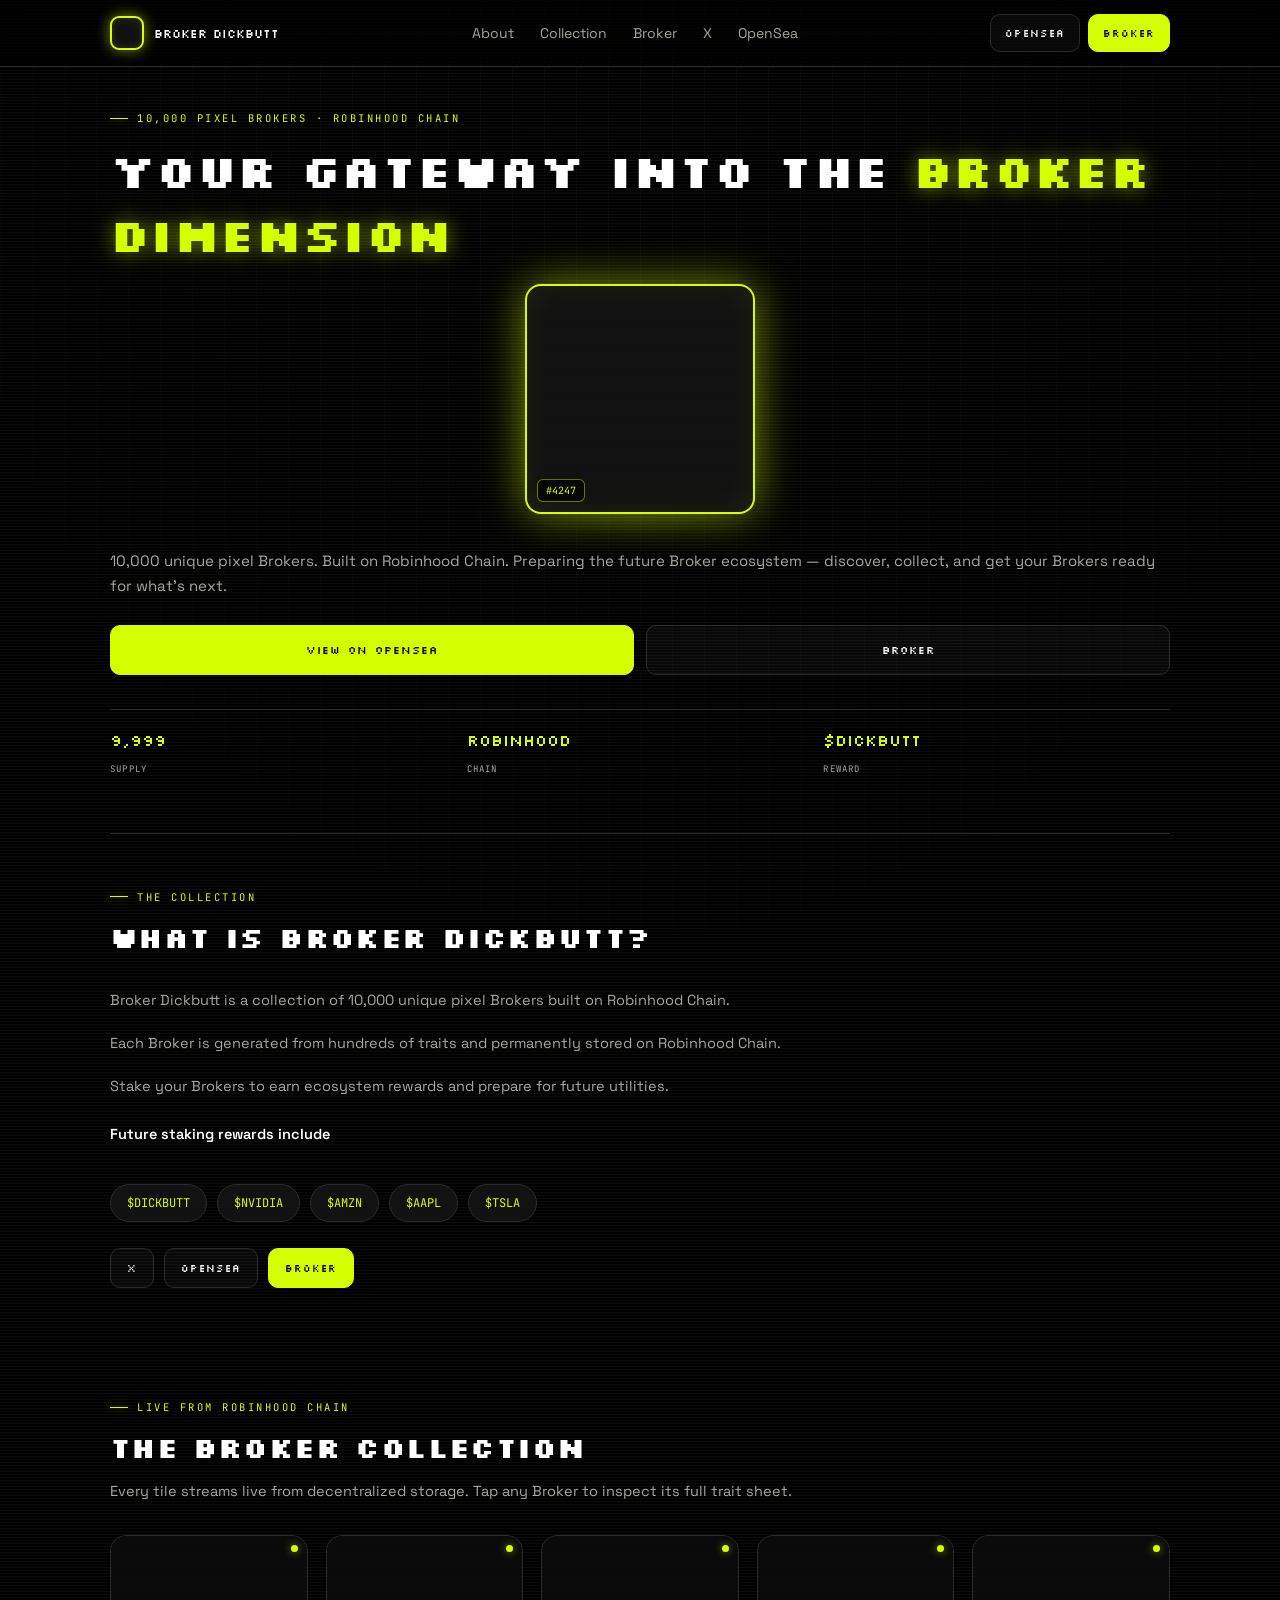
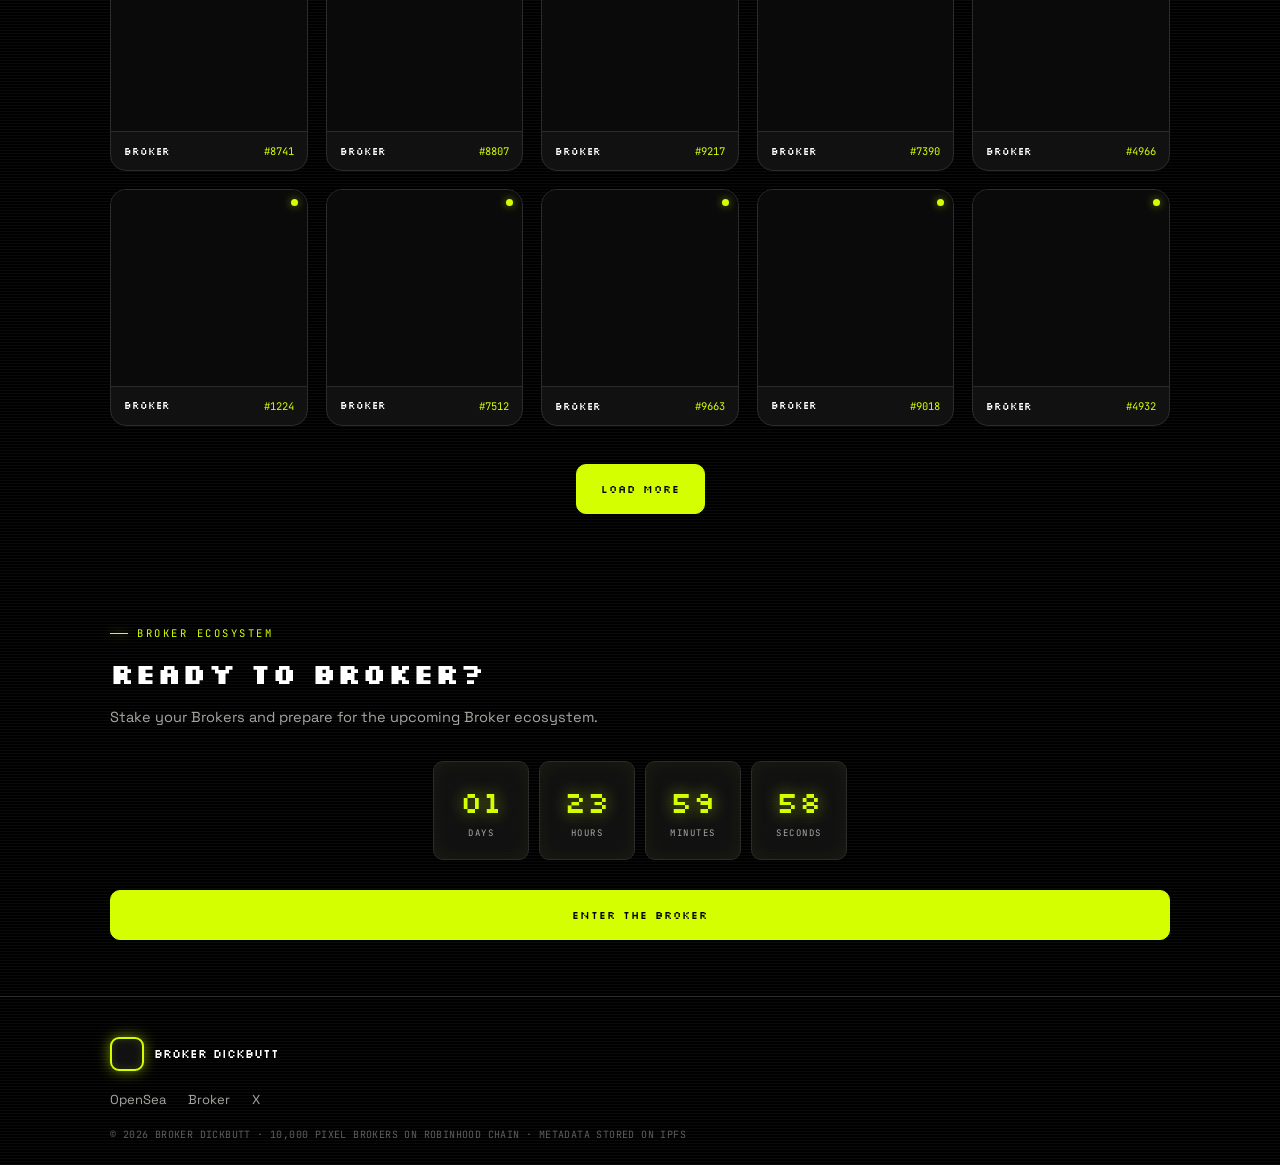
<file: index.html>
<!DOCTYPE html>
<html lang="en">
<head>
<meta charset="UTF-8">
<meta name="viewport" content="width=device-width, initial-scale=1, viewport-fit=cover, maximum-scale=1">
<title>Broker Dickbutt — Your Gateway Into the Broker Dimension</title>
<meta name="description" content="Broker Dickbutt: 10,000 unique pixel Brokers on Robinhood Chain. Discover, collect and stake your Brokers.">
<meta name="theme-color" content="#000000">
<link rel="icon" type="image/svg+xml" href="assets/favicon.svg">
<link rel="preconnect" href="https://fonts.googleapis.com">
<link rel="preconnect" href="https://fonts.gstatic.com" crossorigin>
<link rel="preload" as="style" href="https://fonts.googleapis.com/css2?family=Silkscreen:wght@400;700&family=Space+Grotesk:wght@400;500;600;700&family=JetBrains+Mono:wght@400;500&display=swap">
<link href="https://fonts.googleapis.com/css2?family=Silkscreen:wght@400;700&family=Space+Grotesk:wght@400;500;600;700&family=JetBrains+Mono:wght@400;500&display=swap" rel="stylesheet">
<link rel="stylesheet" href="styles.css">
</head>
<body class="page-enter">
<div class="scanlines"></div>

<header class="site">
  <nav>
    <div class="brand">
      <div class="brand-mark"><img id="logoImg" alt="Broker Dickbutt rotating logo"></div>
      <div class="brand-name">Broker Dickbutt</div>
    </div>
    <div class="nav-links">
      <a href="#about">About</a>
      <a href="#collection">Collection</a>
      <a href="broker.html">Broker</a>
      <a href="https://x.com/0xdevlab" target="_blank" rel="noopener">X</a>
      <a href="https://opensea.io/collection/brokerdickbutt" target="_blank" rel="noopener">OpenSea</a>
    </div>
    <div class="nav-cta">
      <a class="btn btn-ghost hide-mobile" href="https://opensea.io/collection/brokerdickbutt" target="_blank" rel="noopener">OpenSea</a>
      <a class="btn btn-primary" href="broker.html">Broker</a>
    </div>
  </nav>
</header>

<main class="wrap">

  <section class="hero">
    <div class="eyebrow">10,000 PIXEL BROKERS · ROBINHOOD CHAIN</div>
    <h1>Your Gateway Into The <span>Broker Dimension</span></h1>
    <div class="hero-visual">
      <div class="hero-frame" id="heroFrame">
        <img id="heroImg" alt="Broker Dickbutt NFT preview">
        <div class="hero-frame-tag" id="heroTag">#0003</div>
      </div>
    </div>
    <p class="sub">10,000 unique pixel Brokers. Built on Robinhood Chain. Preparing the future Broker ecosystem — discover, collect, and get your Brokers ready for what's next.</p>
    <div class="hero-actions">
      <a class="btn btn-primary btn-block" href="https://opensea.io/collection/brokerdickbutt" target="_blank" rel="noopener">View on OpenSea</a>
      <a class="btn btn-ghost btn-block" href="broker.html">Broker</a>
    </div>
    <div class="stat-strip">
      <div class="stat"><span class="num counter" id="statSupply">0</span><span class="lbl">Supply</span></div>
      <div class="stat"><span class="num">Robinhood</span><span class="lbl">Chain</span></div>
      <div class="stat"><span class="num">$DICKBUTT</span><span class="lbl">Reward</span></div>
    </div>
  </section>

  <section class="about" id="about">
    <div class="section-head">
      <div class="eyebrow">The Collection</div>
      <h2>What is Broker Dickbutt?</h2>
    </div>
    <div class="about-copy">
      <p>Broker Dickbutt is a collection of 10,000 unique pixel Brokers built on Robinhood Chain.</p>
      <p>Each Broker is generated from hundreds of traits and permanently stored on Robinhood Chain.</p>
      <p>Stake your Brokers to earn ecosystem rewards and prepare for future utilities.</p>
      <p style="color:var(--text); font-weight:600; margin-top:22px;">Future staking rewards include</p>
      <div class="reward-strip">
        <span class="reward-pill">$DICKBUTT</span>
        <span class="reward-pill">$NVIDIA</span>
        <span class="reward-pill">$AMZN</span>
        <span class="reward-pill">$AAPL</span>
        <span class="reward-pill">$TSLA</span>
      </div>
      <div class="about-actions">
        <a class="btn btn-ghost btn-sm" href="https://x.com/0xdevlab" target="_blank" rel="noopener">X</a>
        <a class="btn btn-ghost btn-sm" href="https://opensea.io/collection/brokerdickbutt" target="_blank" rel="noopener">OpenSea</a>
        <a class="btn btn-primary btn-sm" href="broker.html">Broker</a>
      </div>
    </div>
  </section>

  <section class="collection" id="collection">
    <div class="section-head">
      <div class="eyebrow">Live From Robinhood Chain</div>
      <h2>The Broker Collection</h2>
      <p>Every tile streams live from decentralized storage. Tap any Broker to inspect its full trait sheet.</p>
    </div>
    <div class="grid" id="nftGrid"></div>
    <div class="load-more-wrap">
      <button class="btn btn-primary" id="loadMoreBtn">Load More</button>
    </div>
  </section>

  <section class="broker-cta">
    <div class="section-head">
      <div class="eyebrow">Broker Ecosystem</div>
      <h2>Ready To Broker?</h2>
      <p>Stake your Brokers and prepare for the upcoming Broker ecosystem.</p>
    </div>
    <div class="countdown" id="mainCountdown">
      <div class="cd-box"><div class="n" id="cd-d">00</div><div class="l">Days</div></div>
      <div class="cd-box"><div class="n" id="cd-h">00</div><div class="l">Hours</div></div>
      <div class="cd-box"><div class="n" id="cd-m">00</div><div class="l">Minutes</div></div>
      <div class="cd-box"><div class="n" id="cd-s">00</div><div class="l">Seconds</div></div>
    </div>
    <a class="btn btn-primary btn-block" href="broker.html">Enter The Broker</a>
  </section>

</main>

<div class="tab-spacer"></div>

<footer class="site-footer">
  <div class="wrap">
    <div class="foot-row">
      <div class="brand">
        <div class="brand-mark"><img id="footerLogoImg" alt="Broker Dickbutt logo"></div>
        <div class="brand-name">Broker Dickbutt</div>
      </div>
      <div class="foot-links">
        <a href="https://opensea.io/collection/brokerdickbutt" target="_blank" rel="noopener">OpenSea</a>
        <a href="broker.html">Broker</a>
        <a href="https://x.com/0xdevlab" target="_blank" rel="noopener">X</a>
      </div>
    </div>
    <div class="foot-copy">© 2026 BROKER DICKBUTT · 10,000 PIXEL BROKERS ON ROBINHOOD CHAIN · METADATA STORED ON IPFS</div>
  </div>
</footer>

<nav class="tabbar">
  <a href="index.html" class="active"><span class="ico">⌂</span>Home</a>
  <a href="#collection"><span class="ico">▦</span>Collection</a>
  <a href="broker.html"><span class="ico">◆</span>Broker</a>
  <a href="https://opensea.io/collection/brokerdickbutt" target="_blank" rel="noopener"><span class="ico">↗</span>OpenSea</a>
</nav>

<div class="toast" id="toast"></div>

<script src="script.js"></script>
</body>
</html>
</file>
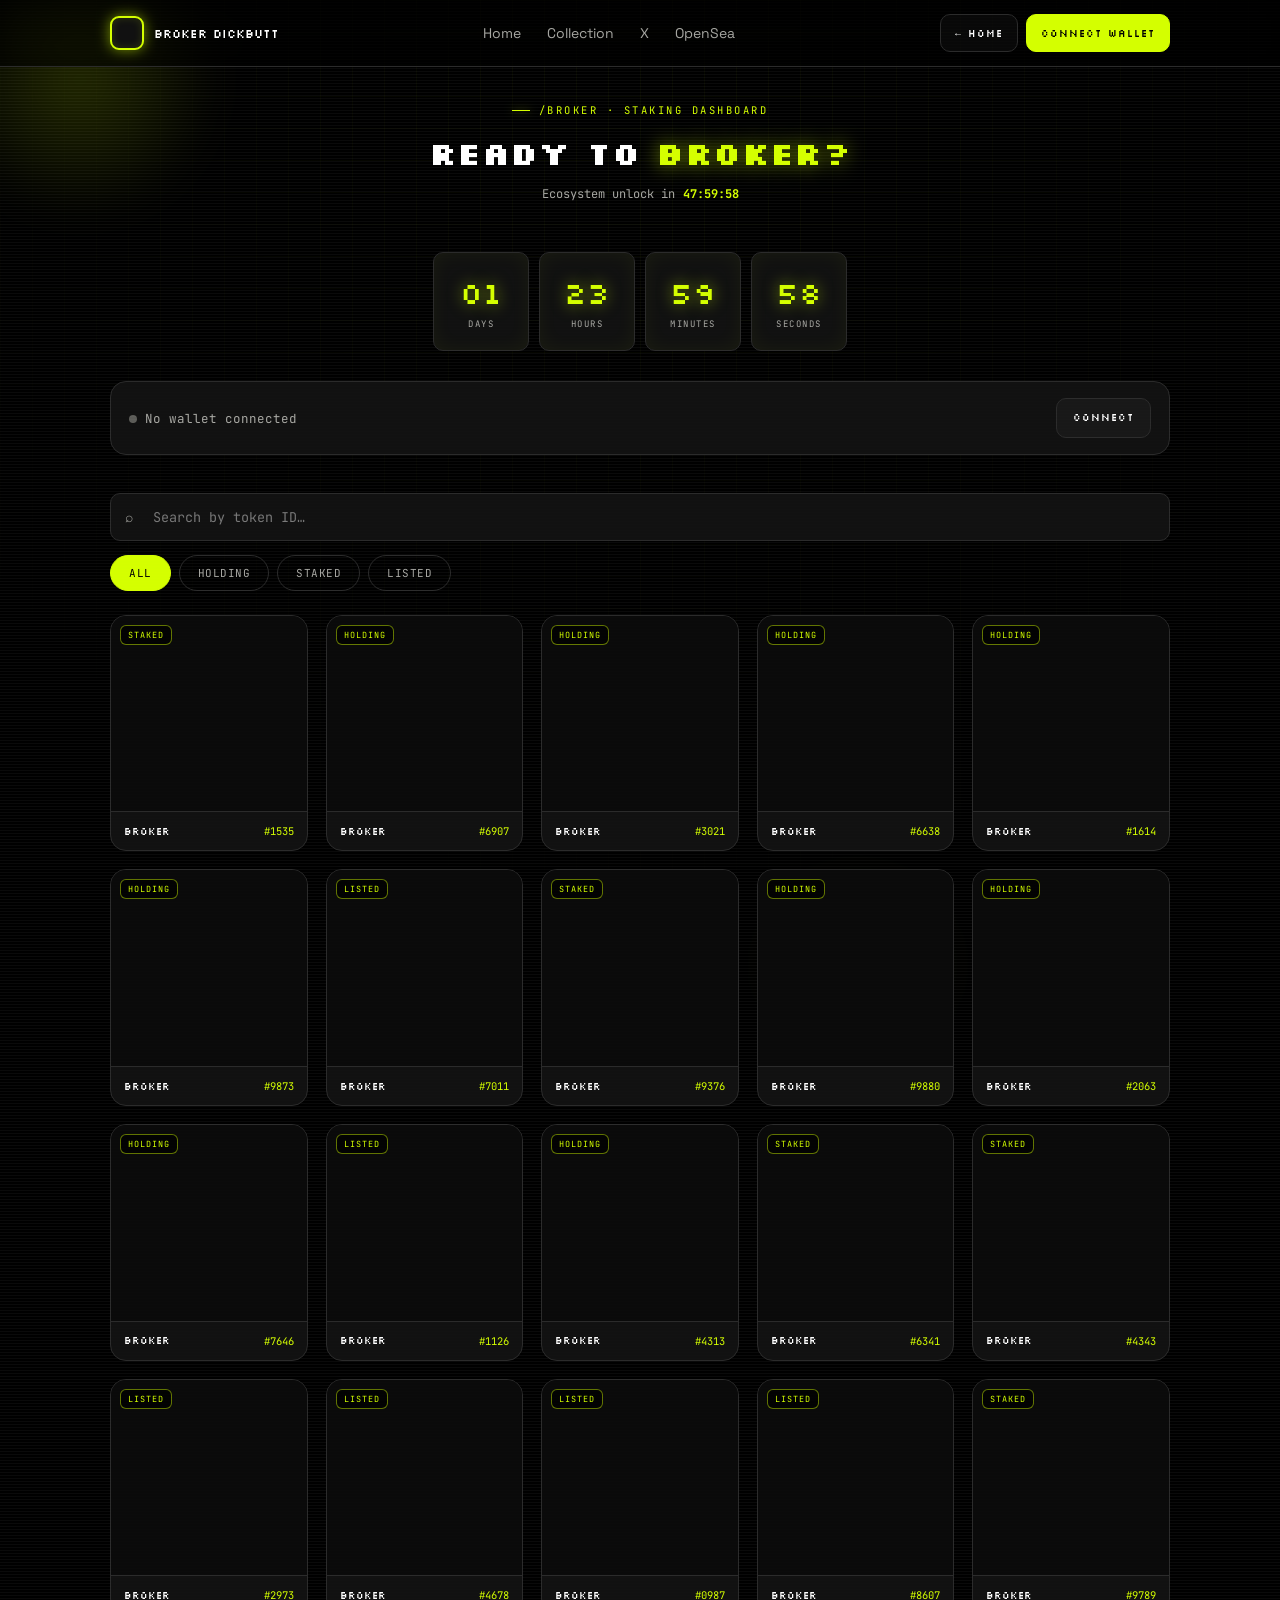
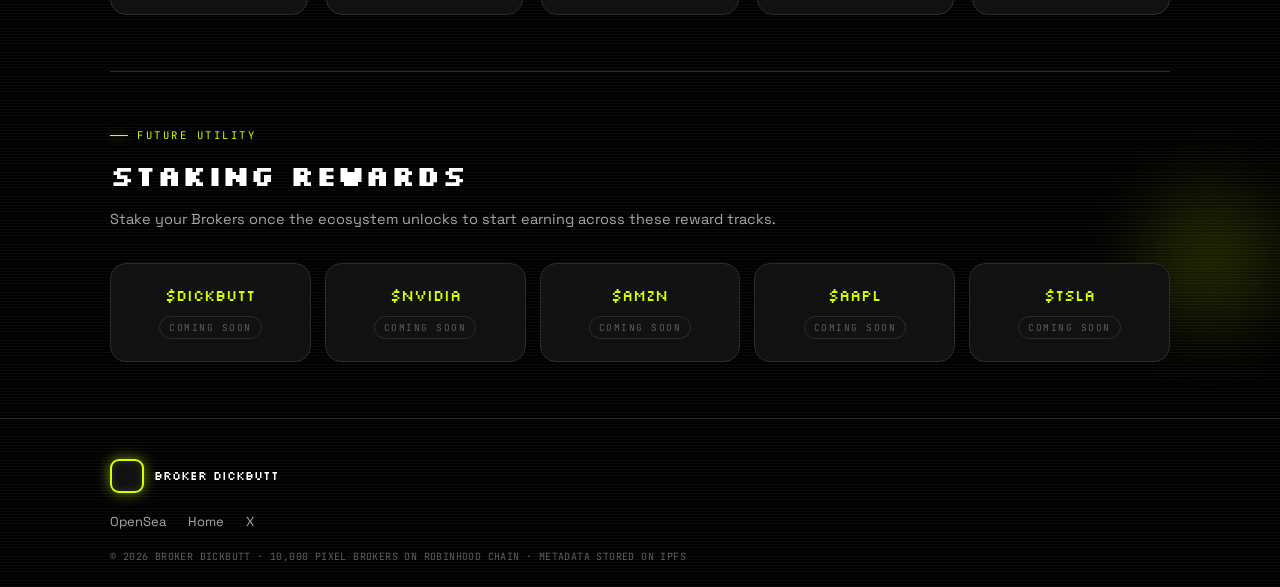
<file: broker.html>
<!DOCTYPE html>
<html lang="en">
<head>
<meta charset="UTF-8">
<meta name="viewport" content="width=device-width, initial-scale=1, viewport-fit=cover, maximum-scale=1">
<title>Broker Dashboard — Broker Dickbutt</title>
<meta name="description" content="Stake your Broker Dickbutt NFTs, track holdings, and prepare for the Broker ecosystem.">
<meta name="theme-color" content="#000000">
<link rel="icon" type="image/svg+xml" href="assets/favicon.svg">
<link rel="preconnect" href="https://fonts.googleapis.com">
<link rel="preconnect" href="https://fonts.gstatic.com" crossorigin>
<link href="https://fonts.googleapis.com/css2?family=Silkscreen:wght@400;700&family=Space+Grotesk:wght@400;500;600;700&family=JetBrains+Mono:wght@400;500&display=swap" rel="stylesheet">
<link rel="stylesheet" href="styles.css">
<style>
  .broker-bg{
    position:fixed; inset:0; z-index:-1; overflow:hidden;
  }
  .broker-bg span{
    position:absolute; border-radius:50%;
    background:radial-gradient(circle, rgba(212,255,0,0.16), transparent 70%);
    filter:blur(20px); animation:drift 14s ease-in-out infinite;
  }
  .broker-bg span:nth-child(1){ width:280px; height:280px; top:-60px; left:-60px; animation-delay:0s; }
  .broker-bg span:nth-child(2){ width:220px; height:220px; bottom:10%; right:-40px; animation-delay:3s; }
  .broker-bg span:nth-child(3){ width:180px; height:180px; top:40%; left:60%; animation-delay:6s; }
  @keyframes drift{ 0%,100%{ transform:translate(0,0);} 50%{ transform:translate(20px,-24px);} }

  .broker-hero{ padding:36px 0 20px; text-align:center; }
  .broker-hero h1{ font-size:clamp(22px,6vw,32px); margin-bottom:10px; }
  .mini-countdown-row{ display:flex; align-items:center; justify-content:center; gap:8px; font-family:var(--mono); font-size:12px; color:var(--text-dim); margin-top:6px; }
  .mini-countdown-row b{ color:var(--accent); }

  .wallet-card{
    display:flex; align-items:center; justify-content:space-between; gap:14px;
    padding:16px 18px; border-radius:var(--radius); margin:22px 0; border:1px solid var(--border); background:var(--card);
  }
  .wallet-card .addr{ font-family:var(--mono); font-size:12.5px; color:var(--text-dim); }
  .wallet-dot{ width:8px; height:8px; border-radius:50%; background:var(--text-faint); display:inline-block; margin-right:8px; }
  .wallet-dot.on{ background:var(--accent); box-shadow:0 0 8px var(--glow); }

  .toolbar{ display:flex; flex-direction:column; gap:14px; padding:8px 0 24px; }
  .search-box{ position:relative; width:100%; }
  .search-box input{
    width:100%; background:var(--card); border:1px solid var(--border); color:var(--text);
    padding:14px 16px 14px 42px; font-family:var(--mono); font-size:13.5px; border-radius:var(--radius-sm);
  }
  .search-box input:focus{ outline:none; border-color:var(--border-lit); }
  .search-box .icon{ position:absolute; left:15px; top:50%; transform:translateY(-50%); color:var(--text-dim); font-size:14px; }
  .filters{ display:flex; gap:8px; overflow-x:auto; scrollbar-width:none; }
  .filters::-webkit-scrollbar{ display:none; }
  .filter-chip{
    flex:0 0 auto; padding:10px 18px; border:1px solid var(--border); background:transparent; color:var(--text-dim);
    font-family:var(--mono); font-size:11px; letter-spacing:0.5px; border-radius:999px; text-transform:uppercase;
    transition:all .2s;
  }
  .filter-chip.active{ background:var(--accent); color:#000; border-color:var(--accent); }
  .filter-chip:not(.active):active{ border-color:var(--border-lit); }

  .empty-state{ text-align:center; padding:70px 20px; color:var(--text-dim); font-family:var(--mono); font-size:13px; grid-column:1/-1; }

  .staking-section{ border-top:1px solid var(--border); }
  .reward-grid{ display:grid; grid-template-columns:repeat(2,1fr); gap:14px; }
  @media (min-width:640px){ .reward-grid{ grid-template-columns:repeat(3,1fr);} }
  @media (min-width:960px){ .reward-grid{ grid-template-columns:repeat(5,1fr);} }
  .reward-card{
    padding:22px 16px; border:1px solid var(--border); border-radius:var(--radius); background:var(--card);
    text-align:center; position:relative; overflow:hidden; transition:transform .2s, border-color .2s;
  }
  .reward-card:hover{ transform:translateY(-4px); border-color:var(--border-lit); }
  .reward-card::after{
    content:""; position:absolute; inset:0; background:radial-gradient(circle at 50% 0%, rgba(212,255,0,0.12), transparent 70%);
    opacity:0; transition:opacity .3s;
  }
  .reward-card:hover::after{ opacity:1; }
  .reward-card .sym{ font-family:var(--pixel); font-size:15px; color:var(--accent); margin-bottom:10px; }
  .reward-card .soon{ font-family:var(--mono); font-size:9.5px; letter-spacing:1.5px; color:var(--text-faint); text-transform:uppercase; border:1px solid var(--border); padding:4px 9px; border-radius:999px; display:inline-block; }
</style>
</head>
<body class="page-enter">
<div class="scanlines"></div>
<div class="broker-bg"><span></span><span></span><span></span></div>

<header class="site">
  <nav>
    <div class="brand">
      <div class="brand-mark"><img id="logoImg" alt="Broker Dickbutt rotating logo"></div>
      <div class="brand-name">Broker Dickbutt</div>
    </div>
    <div class="nav-links">
      <a href="index.html">Home</a>
      <a href="index.html#collection">Collection</a>
      <a href="https://x.com/0xdevlab" target="_blank" rel="noopener">X</a>
      <a href="https://opensea.io/collection/brokerdickbutt" target="_blank" rel="noopener">OpenSea</a>
    </div>
    <div class="nav-cta">
      <a class="btn btn-ghost hide-mobile" href="index.html">← Home</a>
      <button class="btn btn-primary" id="walletBtn"><span id="walletLabel">Connect Wallet</span></button>
    </div>
  </nav>
</header>

<main class="wrap">

  <section class="broker-hero">
    <div class="eyebrow" style="justify-content:center;">/BROKER · STAKING DASHBOARD</div>
    <h1>Ready To <span style="color:var(--accent); text-shadow:0 0 20px var(--glow);">Broker?</span></h1>
    <div class="mini-countdown-row">Ecosystem unlock in <b id="miniCd">48:00:00</b></div>
  </section>

  <div class="countdown" id="brokerCountdown">
    <div class="cd-box"><div class="n" id="cd-d">00</div><div class="l">Days</div></div>
    <div class="cd-box"><div class="n" id="cd-h">00</div><div class="l">Hours</div></div>
    <div class="cd-box"><div class="n" id="cd-m">00</div><div class="l">Minutes</div></div>
    <div class="cd-box"><div class="n" id="cd-s">00</div><div class="l">Seconds</div></div>
  </div>

  <div class="wallet-card">
    <div><span class="wallet-dot" id="walletDot"></span><span class="addr" id="walletAddrText">No wallet connected</span></div>
    <button class="btn btn-ghost btn-sm" id="walletBtn2">Connect</button>
  </div>

  <section style="padding-top:8px;">
    <div class="toolbar">
      <div class="search-box">
        <span class="icon">⌕</span>
        <input type="text" id="brokerSearch" placeholder="Search by token ID…">
      </div>
      <div class="filters" id="brokerFilters">
        <button class="filter-chip active" data-filter="all">All</button>
        <button class="filter-chip" data-filter="holding">Holding</button>
        <button class="filter-chip" data-filter="staked">Staked</button>
        <button class="filter-chip" data-filter="listed">Listed</button>
      </div>
    </div>
    <div class="grid" id="brokerGrid"></div>
  </section>

  <section class="staking-section">
    <div class="section-head">
      <div class="eyebrow">Future Utility</div>
      <h2>Staking Rewards</h2>
      <p>Stake your Brokers once the ecosystem unlocks to start earning across these reward tracks.</p>
    </div>
    <div class="reward-grid">
      <div class="reward-card"><div class="sym">$DICKBUTT</div><div class="soon">Coming Soon</div></div>
      <div class="reward-card"><div class="sym">$NVIDIA</div><div class="soon">Coming Soon</div></div>
      <div class="reward-card"><div class="sym">$AMZN</div><div class="soon">Coming Soon</div></div>
      <div class="reward-card"><div class="sym">$AAPL</div><div class="soon">Coming Soon</div></div>
      <div class="reward-card"><div class="sym">$TSLA</div><div class="soon">Coming Soon</div></div>
    </div>
  </section>

</main>

<div class="tab-spacer"></div>

<footer class="site-footer">
  <div class="wrap">
    <div class="foot-row">
      <div class="brand">
        <div class="brand-mark"><img id="footerLogoImg" alt="Broker Dickbutt logo"></div>
        <div class="brand-name">Broker Dickbutt</div>
      </div>
      <div class="foot-links">
        <a href="https://opensea.io/collection/brokerdickbutt" target="_blank" rel="noopener">OpenSea</a>
        <a href="index.html">Home</a>
        <a href="https://x.com/0xdevlab" target="_blank" rel="noopener">X</a>
      </div>
    </div>
    <div class="foot-copy">© 2026 BROKER DICKBUTT · 10,000 PIXEL BROKERS ON ROBINHOOD CHAIN · METADATA STORED ON IPFS</div>
  </div>
</footer>

<nav class="tabbar">
  <a href="index.html"><span class="ico">⌂</span>Home</a>
  <a href="index.html#collection"><span class="ico">▦</span>Collection</a>
  <a href="broker.html" class="active"><span class="ico">◆</span>Broker</a>
  <a href="https://opensea.io/collection/brokerdickbutt" target="_blank" rel="noopener"><span class="ico">↗</span>OpenSea</a>
</nav>

<div class="toast" id="toast"></div>

<script src="script.js"></script>
<script src="broker.js"></script>
</body>
</html>
</file>
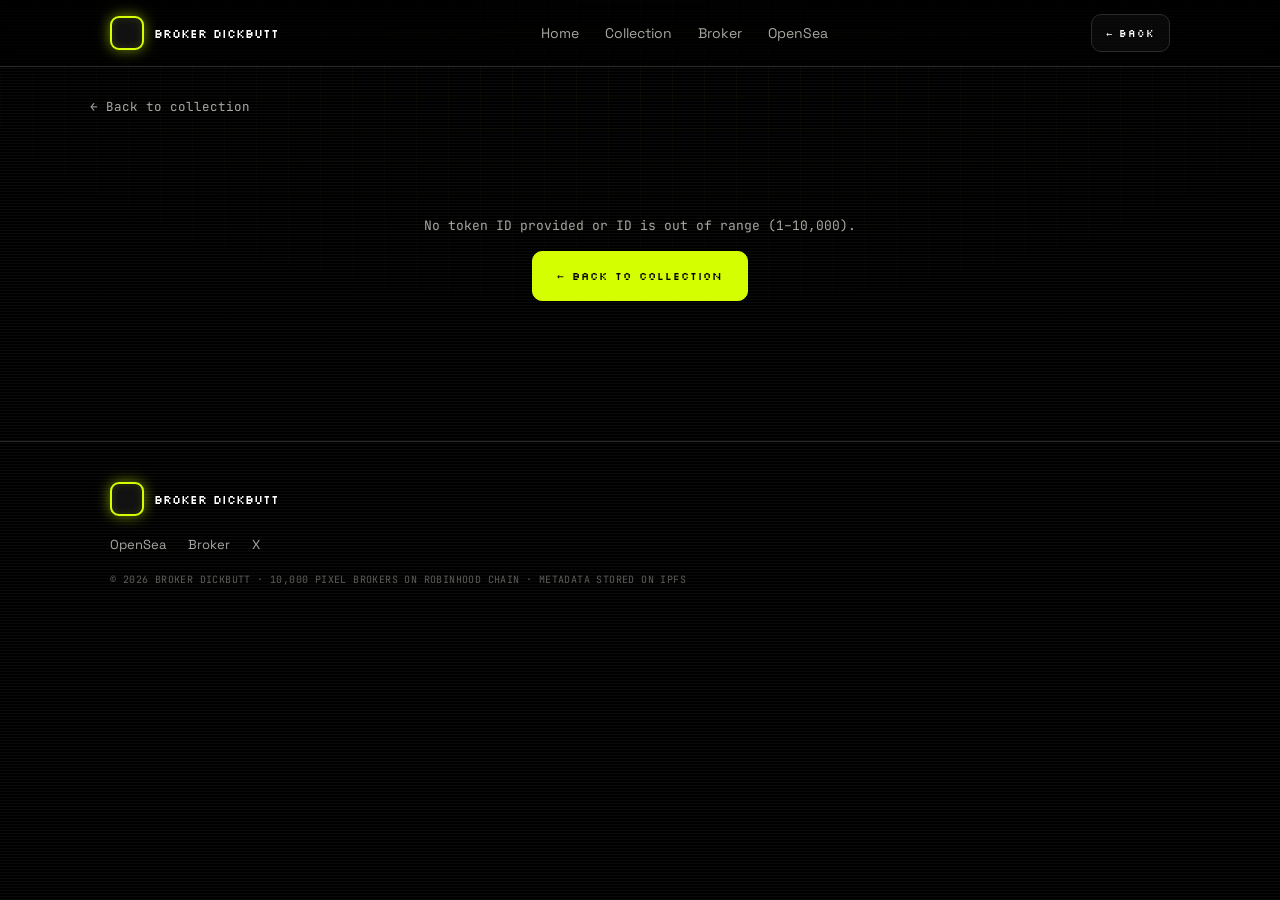
<file: metadata.html>
<!DOCTYPE html>
<html lang="en">
<head>
<meta charset="UTF-8">
<meta name="viewport" content="width=device-width, initial-scale=1, viewport-fit=cover, maximum-scale=1">
<title>Broker — Metadata · Broker Dickbutt</title>
<meta name="theme-color" content="#000000">
<link rel="icon" type="image/svg+xml" href="assets/favicon.svg">
<link rel="preconnect" href="https://fonts.googleapis.com">
<link rel="preconnect" href="https://fonts.gstatic.com" crossorigin>
<link href="https://fonts.googleapis.com/css2?family=Silkscreen:wght@400;700&family=Space+Grotesk:wght@400;500;600;700&family=JetBrains+Mono:wght@400;500&display=swap" rel="stylesheet">
<link rel="stylesheet" href="styles.css">
<style>
  .detail{ padding:28px 0 60px; }
  .back-link{ display:inline-flex; align-items:center; gap:8px; font-family:var(--mono); font-size:12.5px; color:var(--text-dim); margin-bottom:22px; }
  .back-link:hover{ color:var(--accent); }
  .detail-media{
    width:100%; aspect-ratio:1/1; border-radius:var(--radius-lg); overflow:hidden; border:1px solid var(--border);
    background:#0a0a0a; box-shadow:0 0 50px rgba(212,255,0,0.12); position:relative; margin-bottom:26px;
  }
  .detail-media img{ width:100%; height:100%; object-fit:cover; image-rendering:pixelated; opacity:0; transition:opacity .5s ease; }
  .detail-media img.show{ opacity:1; }
  .detail-tag{ font-family:var(--mono); font-size:11.5px; color:var(--accent); letter-spacing:1.5px; margin-bottom:10px; }
  .detail-name{ font-size:24px; margin-bottom:16px; }
  .detail-desc{ color:var(--text-dim); font-size:14.5px; line-height:1.75; margin-bottom:30px; }
  .attrs-title{ font-family:var(--mono); font-size:11px; letter-spacing:2px; color:var(--text-dim); text-transform:uppercase; margin-bottom:14px; }
  .attrs-grid{ display:grid; grid-template-columns:1fr 1fr; gap:10px; margin-bottom:34px; }
  @media (min-width:640px){ .attrs-grid{ grid-template-columns:repeat(3,1fr);} }
  .attr-chip{ border:1px solid var(--border); padding:12px 14px; background:var(--card); border-radius:var(--radius-sm); }
  .attr-chip .t{ font-family:var(--mono); font-size:9px; color:var(--text-faint); text-transform:uppercase; letter-spacing:1px; margin-bottom:5px; }
  .attr-chip .v{ font-family:var(--sans); font-size:13.5px; color:var(--text); font-weight:600; }
  .detail-actions{ display:flex; flex-direction:column; gap:12px; }
  @media (min-width:520px){ .detail-actions{ flex-direction:row; } }
  .state-msg{ text-align:center; padding:80px 20px; color:var(--text-dim); font-family:var(--mono); font-size:13px; }
  .id-nav{ display:flex; justify-content:space-between; gap:10px; margin-top:24px; }
  .id-nav .btn{ flex:1; }
</style>
</head>
<body class="page-enter">
<div class="scanlines"></div>

<header class="site">
  <nav>
    <div class="brand">
      <div class="brand-mark"><img id="logoImg" alt="Broker Dickbutt rotating logo"></div>
      <div class="brand-name">Broker Dickbutt</div>
    </div>
    <div class="nav-links">
      <a href="index.html">Home</a>
      <a href="index.html#collection">Collection</a>
      <a href="broker.html">Broker</a>
      <a href="https://opensea.io/collection/brokerdickbutt" target="_blank" rel="noopener">OpenSea</a>
    </div>
    <div class="nav-cta">
      <a class="btn btn-ghost" href="index.html">← Back</a>
    </div>
  </nav>
</header>

<main class="wrap detail">
  <a class="back-link" href="javascript:history.length>1?history.back():location.href='index.html'">← Back to collection</a>
  <div id="metadataContent">
    <div class="state-msg">Loading Broker metadata…</div>
  </div>
</main>

<div class="tab-spacer"></div>

<footer class="site-footer">
  <div class="wrap">
    <div class="foot-row">
      <div class="brand">
        <div class="brand-mark"><img id="footerLogoImg" alt="Broker Dickbutt logo"></div>
        <div class="brand-name">Broker Dickbutt</div>
      </div>
      <div class="foot-links">
        <a href="https://opensea.io/collection/brokerdickbutt" target="_blank" rel="noopener">OpenSea</a>
        <a href="broker.html">Broker</a>
        <a href="https://x.com/0xdevlab" target="_blank" rel="noopener">X</a>
      </div>
    </div>
    <div class="foot-copy">© 2026 BROKER DICKBUTT · 10,000 PIXEL BROKERS ON ROBINHOOD CHAIN · METADATA STORED ON IPFS</div>
  </div>
</footer>

<nav class="tabbar">
  <a href="index.html"><span class="ico">⌂</span>Home</a>
  <a href="index.html#collection"><span class="ico">▦</span>Collection</a>
  <a href="broker.html"><span class="ico">◆</span>Broker</a>
  <a href="https://opensea.io/collection/brokerdickbutt" target="_blank" rel="noopener"><span class="ico">↗</span>OpenSea</a>
</nav>

<div class="toast" id="toast"></div>

<script src="script.js"></script>
<script src="metadata.js"></script>
</body>
</html>
</file>
<file: styles.css>
/* =========================================================
   BROKER DICKBUTT — SHARED STYLESHEET
   Luxury cyberpunk pixel NFT · mobile-first · native-app feel
   ========================================================= */

:root{
  --bg:#000000;
  --bg-elevated:#0a0a0a;
  --accent:#D4FF00;
  --accent-dim:#93AF00;
  --card:#111111;
  --card-glass: rgba(17,17,17,0.6);
  --border:#2B2B2B;
  --border-lit: rgba(212,255,0,0.45);
  --text:#FFFFFF;
  --text-dim:#A6A6A1;
  --text-faint:#5c5c58;
  --glow: rgba(212,255,0,0.55);
  --radius-sm:10px;
  --radius:16px;
  --radius-lg:22px;
  --pixel:'Silkscreen', monospace;
  --sans:'Space Grotesk', -apple-system, BlinkMacSystemFont, sans-serif;
  --mono:'JetBrains Mono', monospace;
  --safe-top: env(safe-area-inset-top, 0px);
  --safe-bottom: env(safe-area-inset-bottom, 0px);
}

*{ box-sizing:border-box; margin:0; padding:0; -webkit-tap-highlight-color:transparent; }
html{
  -webkit-text-size-adjust:100%;
  scroll-behavior:smooth;
}
body{
  background:var(--bg);
  color:var(--text);
  font-family:var(--sans);
  overflow-x:hidden;
  position:relative;
  min-height:100vh;
  -webkit-overflow-scrolling:touch;
  overscroll-behavior-y:none;
}
body::before{
  content:"";
  position:fixed; inset:0; z-index:0; pointer-events:none;
  background-image:
    linear-gradient(rgba(212,255,0,0.035) 1px, transparent 1px),
    linear-gradient(90deg, rgba(212,255,0,0.035) 1px, transparent 1px);
  background-size: 32px 32px;
  mask-image: radial-gradient(ellipse 90% 55% at 50% 0%, black 0%, transparent 78%);
}
::selection{ background:var(--accent); color:#000; }
a{ color:inherit; text-decoration:none; }
img{ display:block; max-width:100%; }
button{ font-family:inherit; cursor:pointer; -webkit-user-select:none; user-select:none; }
input{ font-family:inherit; }
ul{ list-style:none; }

h1,h2,h3{ font-family:var(--pixel); text-transform:uppercase; letter-spacing:0.4px; line-height:1.4; }

.wrap{ max-width:1100px; margin:0 auto; padding:0 20px; position:relative; z-index:1; }

.eyebrow{
  font-family:var(--mono); font-size:10.5px; letter-spacing:2.5px; text-transform:uppercase;
  color:var(--accent); display:flex; align-items:center; gap:9px; margin-bottom:14px;
}
.eyebrow::before{ content:""; width:18px; height:1px; background:var(--accent); box-shadow:0 0 8px var(--glow); }

/* ---------- glass ---------- */
.glass{
  background: var(--card-glass);
  backdrop-filter: blur(16px) saturate(140%);
  -webkit-backdrop-filter: blur(16px) saturate(140%);
  border:1px solid var(--border);
}

/* ---------- buttons ---------- */
.btn{
  position:relative; overflow:hidden;
  font-family:var(--pixel); font-size:11px; letter-spacing:1px; text-transform:uppercase;
  padding:16px 24px; border-radius:var(--radius-sm); border:1px solid var(--border);
  display:inline-flex; align-items:center; justify-content:center; gap:8px;
  transition:transform .15s ease, box-shadow .2s ease, border-color .2s ease;
  min-height:50px; white-space:nowrap;
}
.btn:active{ transform:scale(0.96); }
.btn-primary{ background:var(--accent); color:#000; border-color:var(--accent); }
.btn-primary:hover{ box-shadow:0 0 26px var(--glow); }
.btn-ghost{ background:rgba(255,255,255,0.03); color:var(--text); border-color:var(--border); }
.btn-ghost:hover{ border-color:var(--border-lit); color:var(--accent); }
.btn-block{ width:100%; }
.btn-sm{ padding:11px 16px; font-size:10px; min-height:40px; }

.ripple{
  position:absolute; border-radius:50%; background:rgba(255,255,255,0.5);
  transform:scale(0); animation:rippleAnim .55s ease-out forwards; pointer-events:none;
}
.btn-primary .ripple{ background:rgba(0,0,0,0.35); }
@keyframes rippleAnim{ to{ transform:scale(3.2); opacity:0; } }

/* ---------- top nav ---------- */
header.site{
  position:sticky; top:0; z-index:50;
  padding-top:var(--safe-top);
  background:rgba(0,0,0,0.75);
  backdrop-filter:blur(14px);
  -webkit-backdrop-filter:blur(14px);
  border-bottom:1px solid var(--border);
}
nav{ display:flex; align-items:center; justify-content:space-between; padding:14px 20px; max-width:1100px; margin:0 auto; }
.brand{ display:flex; align-items:center; gap:10px; }
.brand-mark{
  width:34px; height:34px; border:2px solid var(--accent); border-radius:9px;
  box-shadow:0 0 14px var(--glow), inset 0 0 8px rgba(212,255,0,0.15);
  overflow:hidden; position:relative; background:var(--card);
}
.brand-mark img{ width:100%; height:100%; object-fit:cover; image-rendering:pixelated; opacity:0; transition:opacity .5s ease; }
.brand-mark img.show{ opacity:1; }
.brand-name{ font-family:var(--pixel); font-size:12px; }
.nav-links{ display:none; align-items:center; gap:26px; font-size:14px; color:var(--text-dim); }
.nav-links a{ transition:color .2s; }
.nav-links a:hover{ color:var(--accent); }
.nav-cta{ display:flex; gap:8px; }
.nav-cta .btn{ padding:10px 14px; font-size:10px; min-height:38px; }
.hide-mobile{ display:none; }

@media (min-width:860px){
  .nav-links{ display:flex; }
  .hide-mobile{ display:inline-flex; }
}

/* ---------- bottom tab bar (native app feel, mobile only) ---------- */
.tabbar{
  position:fixed; left:0; right:0; bottom:0; z-index:60;
  display:flex; justify-content:space-around; align-items:center;
  padding:10px 8px calc(10px + var(--safe-bottom));
  background:rgba(6,6,6,0.86); backdrop-filter:blur(18px); -webkit-backdrop-filter:blur(18px);
  border-top:1px solid var(--border);
}
.tabbar a{
  display:flex; flex-direction:column; align-items:center; gap:4px;
  font-family:var(--mono); font-size:9.5px; letter-spacing:0.5px; color:var(--text-faint);
  text-transform:uppercase; padding:6px 10px; border-radius:10px; transition:color .2s;
}
.tabbar a .ico{ font-size:17px; line-height:1; }
.tabbar a.active{ color:var(--accent); }
@media (min-width:860px){ .tabbar{ display:none; } }
.tab-spacer{ height:78px; }
@media (min-width:860px){ .tab-spacer{ display:none; } }

/* ---------- hero ---------- */
.hero{ padding:44px 0 56px; position:relative; }
.hero h1{ font-size:clamp(26px, 7vw, 46px); margin-bottom:16px; }
.hero h1 span{ color:var(--accent); text-shadow:0 0 22px var(--glow); }
.hero p.sub{ font-size:15px; color:var(--text-dim); line-height:1.7; margin-bottom:26px; }
.hero-visual{ display:flex; justify-content:center; margin:8px 0 34px; position:relative; }
.hero-visual::before{
  content:""; position:absolute; width:260px; height:260px; border-radius:50%;
  background:radial-gradient(circle, var(--glow) 0%, transparent 68%);
  filter:blur(14px); opacity:.55; animation:pulse 4s ease-in-out infinite;
}
@keyframes pulse{ 0%,100%{ transform:scale(1); opacity:.4;} 50%{ transform:scale(1.08); opacity:.68;} }
.hero-frame{
  position:relative; width:230px; height:230px; border:2px solid var(--accent); border-radius:var(--radius);
  box-shadow:0 0 44px var(--glow), inset 0 0 30px rgba(212,255,0,0.08);
  animation:float 5s ease-in-out infinite; background:var(--card); overflow:hidden;
}
@keyframes float{ 0%,100%{ transform:translateY(0);} 50%{ transform:translateY(-12px);} }
.hero-frame img{ width:100%; height:100%; object-fit:cover; image-rendering:pixelated; opacity:0; transition:opacity .55s ease; }
.hero-frame img.show{ opacity:1; }
.hero-frame-tag{
  position:absolute; bottom:10px; left:10px; font-family:var(--mono); font-size:10px;
  background:rgba(0,0,0,0.7); border:1px solid var(--border-lit); padding:4px 8px; color:var(--accent);
  border-radius:6px;
}
.hero-actions{ display:flex; flex-direction:column; gap:12px; margin-bottom:34px; }
@media (min-width:520px){ .hero-actions{ flex-direction:row; } }

.stat-strip{ display:grid; grid-template-columns:repeat(3,1fr); border-top:1px solid var(--border); padding-top:20px; gap:10px; }
.stat{ text-align:center; }
@media (min-width:520px){ .stat{ text-align:left; } .stat-strip{ justify-content:flex-start; } }
.stat .num{ font-family:var(--pixel); font-size:16px; color:var(--accent); display:block; margin-bottom:6px; }
.stat .lbl{ font-family:var(--mono); font-size:9px; letter-spacing:1.2px; color:var(--text-dim); text-transform:uppercase; }

section{ padding:56px 0; position:relative; }
.section-head{ margin-bottom:30px; }
.section-head h2{ font-size:clamp(20px,5vw,28px); margin-bottom:12px; }
.section-head p{ color:var(--text-dim); line-height:1.75; font-size:14.5px; }

/* ---------- about ---------- */
.about{ border-top:1px solid var(--border); }
.about-copy p{ color:var(--text-dim); line-height:1.85; font-size:14.5px; margin-bottom:16px; }
.about-actions{ display:flex; gap:10px; flex-wrap:wrap; margin-top:20px; }
.reward-strip{ display:flex; gap:10px; overflow-x:auto; padding:20px 0 6px; scrollbar-width:none; }
.reward-strip::-webkit-scrollbar{ display:none; }
.reward-pill{
  flex:0 0 auto; padding:10px 16px; border:1px solid var(--border); border-radius:999px;
  font-family:var(--mono); font-size:12px; color:var(--accent); background:var(--card); white-space:nowrap;
}

/* ---------- nft grid / cards ---------- */
.grid{ display:grid; grid-template-columns:repeat(2,1fr); gap:14px; }
@media (min-width:640px){ .grid{ grid-template-columns:repeat(3,1fr); gap:18px; } }
@media (min-width:960px){ .grid{ grid-template-columns:repeat(5,1fr); } }

.nft-card{
  border:1px solid var(--border); background:var(--card); border-radius:var(--radius);
  cursor:pointer; position:relative; overflow:hidden;
  transition:border-color .25s, box-shadow .25s, transform .18s;
}
.nft-card:active{ transform:scale(0.97); }
.nft-card:hover{ border-color:var(--border-lit); box-shadow:0 8px 30px rgba(212,255,0,0.16); }
.nft-media{ aspect-ratio:1/1; overflow:hidden; position:relative; background:#0a0a0a; }
.nft-media img{ width:100%; height:100%; object-fit:cover; image-rendering:pixelated; opacity:0; transition:opacity .6s ease; }
.nft-media img.show{ opacity:1; }
.skeleton{ position:absolute; inset:0; background:linear-gradient(100deg,#0d0d0d 30%,#171f04 50%,#0d0d0d 70%); background-size:200% 100%; animation:shimmer 1.3s infinite; }
@keyframes shimmer{ 0%{background-position:200% 0;} 100%{background-position:-200% 0;} }
.nft-info{ padding:12px 13px; display:flex; justify-content:space-between; align-items:center; border-top:1px solid var(--border); }
.nft-info .name{ font-family:var(--pixel); font-size:10px; }
.nft-info .id{ font-family:var(--mono); font-size:10.5px; color:var(--accent); }
.live-dot{ position:absolute; top:9px; right:9px; width:7px; height:7px; border-radius:50%; background:var(--accent); box-shadow:0 0 8px var(--glow); animation:blink 1.6s infinite; }
@keyframes blink{ 0%,100%{opacity:1;} 50%{opacity:.25;} }
.status-badge{
  position:absolute; top:9px; left:9px; font-family:var(--mono); font-size:8.5px; letter-spacing:1px;
  padding:3px 7px; text-transform:uppercase; border:1px solid var(--border-lit);
  background:rgba(0,0,0,0.75); color:var(--accent); border-radius:6px;
}

.load-more-wrap{ display:flex; justify-content:center; margin-top:38px; }

/* ---------- countdown ---------- */
.countdown{ display:flex; justify-content:center; gap:10px; margin:30px 0; flex-wrap:wrap; }
.cd-box{
  width:74px; padding:16px 0; border:1px solid var(--border); border-radius:var(--radius-sm);
  background:var(--card); box-shadow:inset 0 0 20px rgba(212,255,0,0.05);
  animation:cdGlow 3s ease-in-out infinite;
}
@keyframes cdGlow{ 0%,100%{ box-shadow:inset 0 0 20px rgba(212,255,0,0.05), 0 0 0 rgba(212,255,0,0);} 50%{ box-shadow:inset 0 0 20px rgba(212,255,0,0.08), 0 0 24px rgba(212,255,0,0.18);} }
.cd-box .n{ font-family:var(--pixel); font-size:24px; color:var(--accent); text-shadow:0 0 16px var(--glow); text-align:center; }
.cd-box .l{ font-family:var(--mono); font-size:9px; letter-spacing:1.5px; color:var(--text-dim); margin-top:6px; text-transform:uppercase; text-align:center; }
@media (min-width:520px){ .cd-box{ width:96px; padding:20px 0;} .cd-box .n{ font-size:30px; } }

/* ---------- footer ---------- */
footer.site-footer{ border-top:1px solid var(--border); padding:40px 0 24px; }
.foot-row{ display:flex; flex-direction:column; gap:20px; }
.foot-links{ display:flex; gap:22px; font-size:13px; color:var(--text-dim); flex-wrap:wrap; }
.foot-links a:hover{ color:var(--accent); }
.foot-copy{ font-family:var(--mono); font-size:10px; color:var(--text-faint); margin-top:20px; letter-spacing:0.4px; }

/* ---------- toast ---------- */
.toast{
  position:fixed; bottom:96px; left:50%; transform:translateX(-50%) translateY(20px); z-index:200;
  background:var(--card); border:1px solid var(--border-lit); padding:13px 20px; font-family:var(--mono);
  font-size:12px; opacity:0; transition:all .3s ease; pointer-events:none; box-shadow:0 0 24px rgba(212,255,0,0.15);
  border-radius:12px; max-width:88vw; text-align:center;
}
.toast.show{ opacity:1; transform:translateX(-50%) translateY(0); }
@media (min-width:860px){ .toast{ bottom:26px; } }

/* ---------- page transition ---------- */
body.page-enter{ animation:pageIn .35s ease both; }
@keyframes pageIn{ from{ opacity:0; transform:translateY(8px);} to{ opacity:1; transform:translateY(0);} }

/* ---------- animated counter ---------- */
.counter{ font-variant-numeric:tabular-nums; }

/* ---------- scanlines (signature texture) ---------- */
.scanlines{
  position:fixed; inset:0; z-index:40; pointer-events:none; opacity:0.04; mix-blend-mode:overlay;
  background: repeating-linear-gradient(0deg, #fff 0px, #fff 1px, transparent 1px, transparent 3px);
}

@media (prefers-reduced-motion: reduce){
  *{ animation-duration:0.001ms !important; animation-iteration-count:1 !important; transition-duration:0.001ms !important; }
}
</file>
